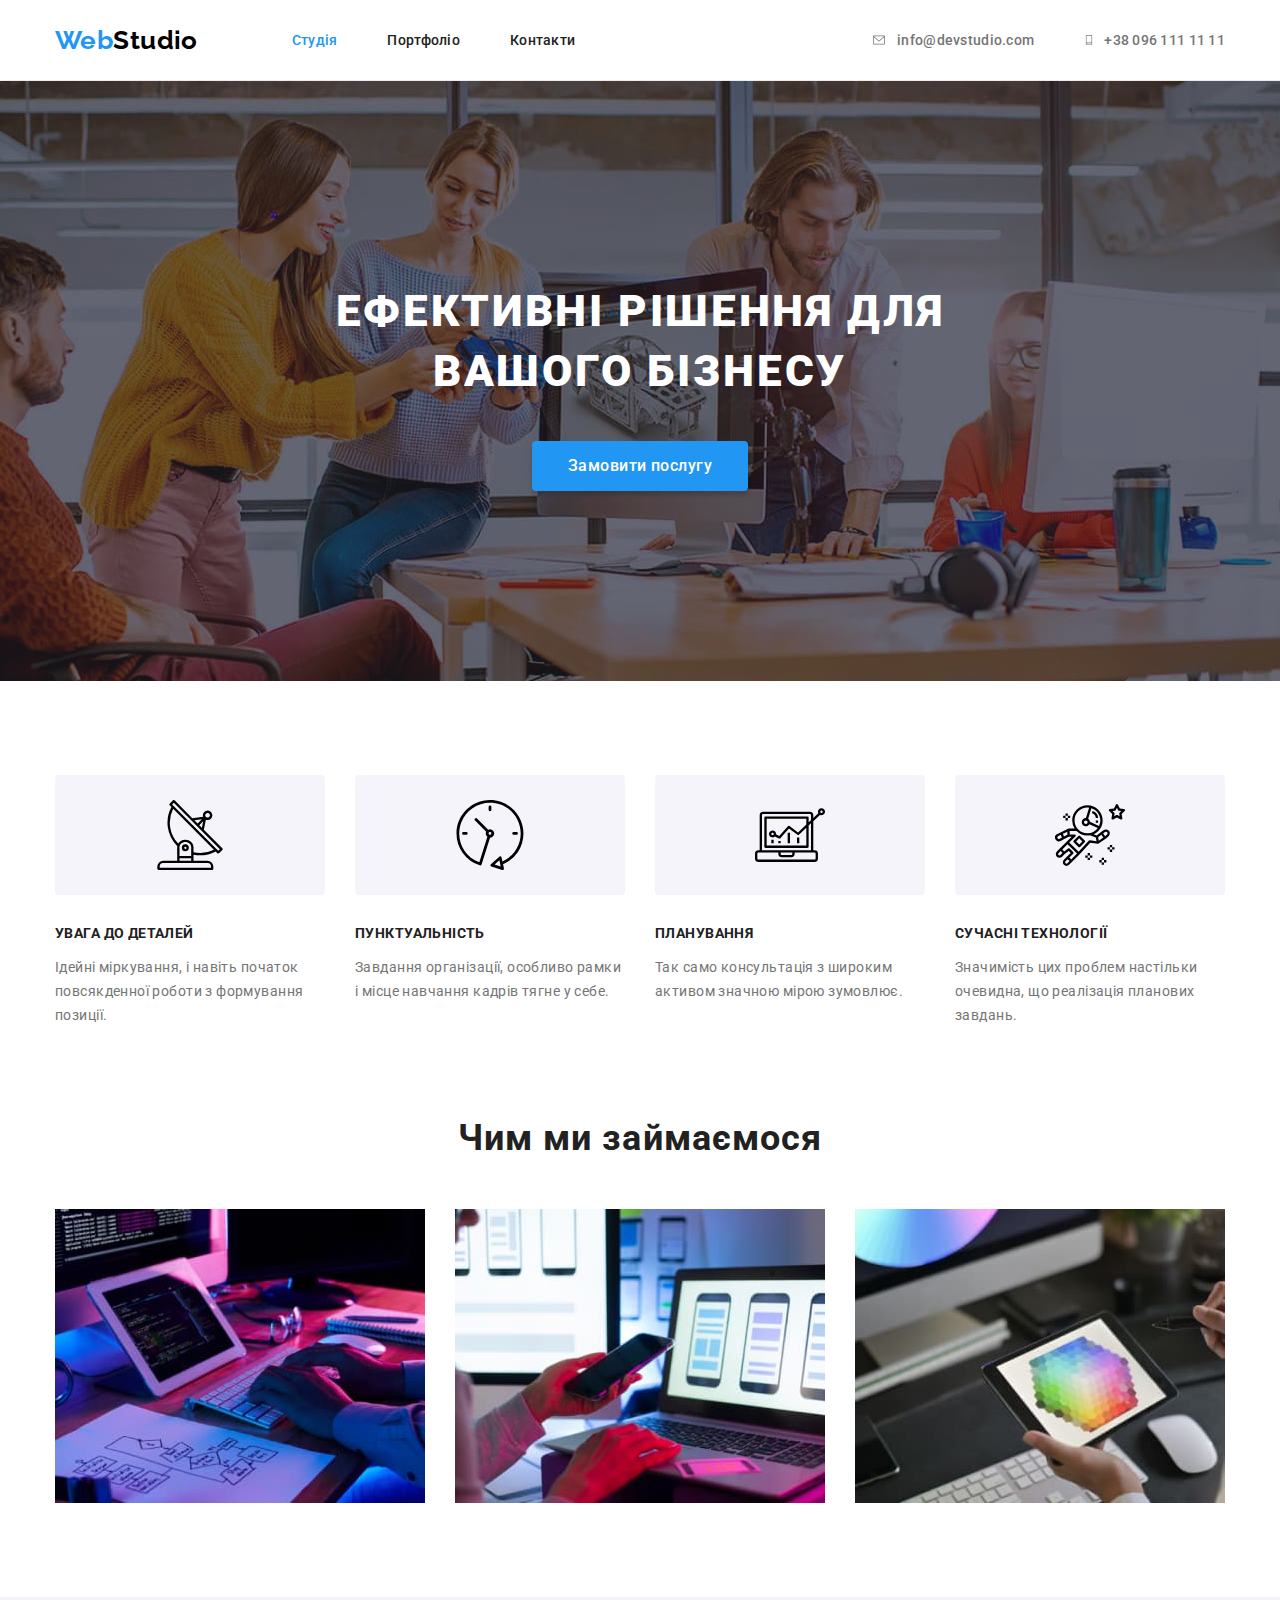
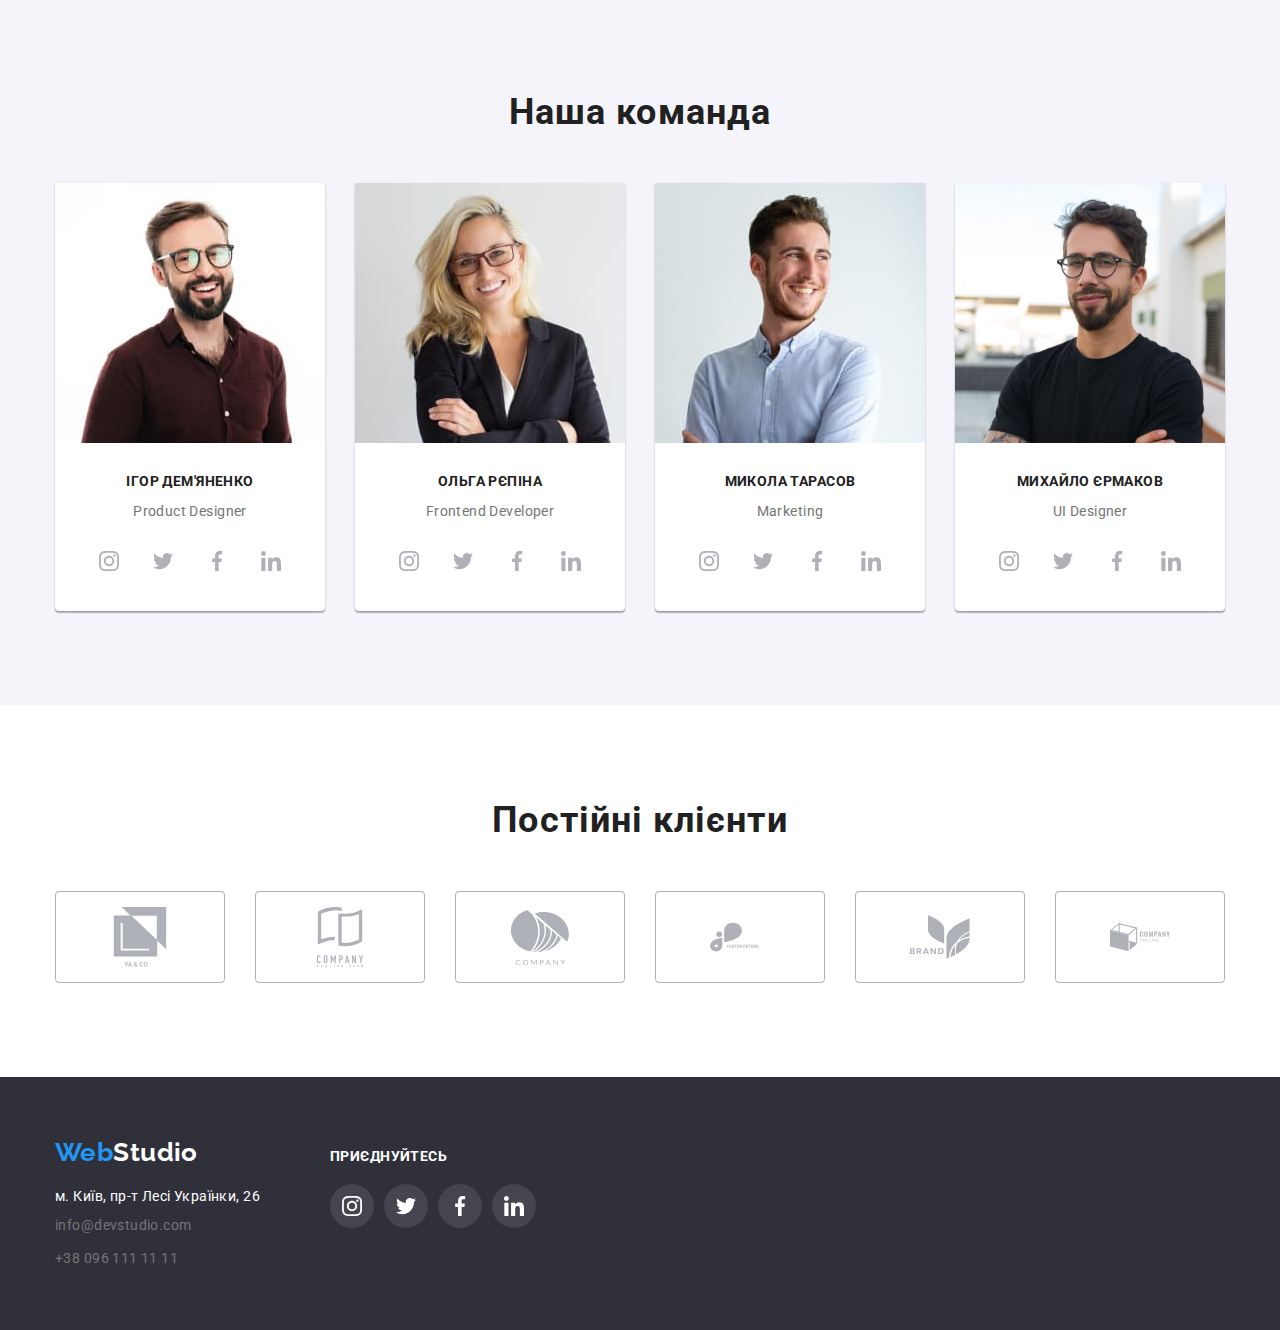
<file: index.html>
<!DOCTYPE html>
<html lang="uk">
  <head>
    <meta charset="UTF-8" />
    <meta http-equiv="X-UA-Compatible" content="IE=edge" />
    <meta name="viewport" content="width=device-width, initial-scale=1.0" />
    <title>Студія</title>
    <link
      href="https://fonts.googleapis.com/css2?family=Raleway:wght@700&family=Roboto:wght@400;500;700;900&display=swap"
      rel="stylesheet"
    />
    <link
      rel="stylesheet"
      href="https://cdnjs.cloudflare.com/ajax/libs/modern-normalize/1.0.0/modern-normalize.min.css"
    />
    <link rel="stylesheet" href="./css/style.css" />
  </head>
  <body>
    <!-- header -->
    <header class="header">
      <div class="container header-box">
        <nav class="header-nav">
          <a class="logo logo-header" href="./index.html"><span>Web</span>Studio</a>
          <ul class="nav-list">
            <li class="header-item">
              <a class="header-link current-page" href="./index.html">Студія</a>
            </li>
            <li class="header-item">
              <a class="header-link" href="./portfolio.html">Портфоліо</a>
            </li>
            <li class="header-item"><a class="header-link" href="#">Контакти</a></li>
          </ul>
        </nav>
        <ul class="header-list">
          <li class="header-item">
            <a class="header-contact" href="mailto:info@devstudio.com">
              <svg class="header-contact-icon" width="16" height="12">
                <use href="./images/icons.svg#mail"></use>
              </svg>
              info@devstudio.com</a
            >
          </li>
          <li class="header-item">
            <a class="header-contact" href="tel:+380961111111">
              <svg class="header-contact-icon" width="10" height="16">
                <use href="./images/icons.svg#phone"></use>
              </svg>
              +38 096 111 11 11</a
            >
          </li>
        </ul>
      </div>
    </header>

    <main>
      <!-- section 1 -->
      <section class="main-section overlay">
        <div class="container">
          <h1 class="main-header">Ефективні рішення для вашого бізнесу</h1>
          <button class="accent-button" type="button">Замовити послугу</button>
        </div>
      </section>
      <!-- section 2 -->
      <section class="section">
        <div class="container">
          <h2 class="visually-hidden">Наші особливості</h2>
          <ul class="section-list image-box">
            <li class="section-item">
              <div class="section-icon-box">
                <svg class="section-icon" width="70px" height="70px">
                  <use href="./images/icons.svg#antenna"></use>
                </svg>
              </div>

              <h3 class="item-header">Увага до деталей</h3>
              <p class="item-text">
                Ідейні міркування, і навіть початок повсякденної роботи з формування позиції.
              </p>
            </li>
            <li class="section-item">
              <div class="section-icon-box">
                <svg class="section-icon" width="70px" height="70px">
                  <use href="./images/icons.svg#clock"></use>
                </svg>
              </div>
              <h3 class="item-header">Пунктуальність</h3>
              <p class="item-text">
                Завдання організації, особливо рамки і місце навчання кадрів тягне у себе.
              </p>
            </li>
            <li class="section-item">
              <div class="section-icon-box">
                <svg class="section-icon" width="70px" height="70px">
                  <use href="./images/icons.svg#diagram"></use>
                </svg>
              </div>
              <h3 class="item-header">Планування</h3>
              <p class="item-text">
                Так само консультація з широким активом значною мірою зумовлює.
              </p>
            </li>
            <li class="section-item">
              <div class="section-icon-box">
                <svg class="section-icon" width="70px" height="70px">
                  <use href="./images/icons.svg#astronaut"></use>
                </svg>
              </div>
              <h3 class="item-header">Сучасні технології</h3>
              <p class="item-text">
                Значимість цих проблем настільки очевидна, що реалізація планових завдань.
              </p>
            </li>
          </ul>
        </div>
      </section>
      <!-- section 3 -->
      <section class="section image-section">
        <div class="container">
          <h2 class="section-header">Чим ми займаємося</h2>
          <ul class="section-list image-box">
            <li class="section-image-item">
              <img
                class="section-image"
                src="./images/aboutUs/img1.jpg"
                alt="людина працює на комп'ютері"
                width="370"
              />
            </li>
            <li class="section-image-item">
              <img
                class="section-image"
                src="./images/aboutUs/img2.jpg"
                alt="людина працює на телефоні"
                width="370"
              />
            </li>
            <li class="section-image-item">
              <img
                class="section-image"
                src="./images/aboutUs/img3.jpg"
                alt="людина працює на планшеті"
                width="370"
              />
            </li>
          </ul>
        </div>
      </section>
      <!-- section 4 -->
      <section class="section team-section">
        <div class="container">
          <h2 class="section-header">Наша команда</h2>
          <ul class="section-list image-box">
            <li class="section-item item-box">
              <img class="section-image" src="./images/ourTeam/ihor.jpg" alt="Ігор" width="270" />
              <div class="text-box">
                <h3 class="item-header">Ігор Дем'яненко</h3>
                <p class="item-subtitle">Product Designer</p>
                <!-- icons -->
                <ul class="socials">
                  <li class="socials-item">
                    <a
                      class="socials-link"
                      href="https://www.instagram.com/"
                      target="_blank"
                      aria-label="instagram"
                      rel="noopener noreferrer"
                    >
                      <svg class="socials-icon" width="20" height="20">
                        <use href="./images/icons.svg#instagram"></use>
                      </svg>
                    </a>
                  </li>
                  <li class="socials-item">
                    <a
                      class="socials-link"
                      href="https://twitter.com/"
                      target="_blank"
                      aria-label="twitter"
                      rel="noopener noreferrer"
                    >
                      <svg class="socials-icon" width="20" height="20">
                        <use href="./images/icons.svg#twitter"></use>
                      </svg>
                    </a>
                  </li>
                  <li class="socials-item">
                    <a
                      class="socials-link"
                      href="https://www.facebook.com/"
                      target="_blank"
                      aria-label="facebook"
                      rel="noopener noreferrer"
                    >
                      <svg class="socials-icon" width="20" height="20">
                        <use href="./images/icons.svg#facebook"></use>
                      </svg>
                    </a>
                  </li>
                  <li class="socials-item">
                    <a
                      class="socials-link"
                      href="https://www.linkedin.com/"
                      target="_blank"
                      aria-label="linkedin"
                      rel="noopener noreferrer"
                    >
                      <svg class="socials-icon" width="20" height="20">
                        <use href="./images/icons.svg#linkedin"></use>
                      </svg>
                    </a>
                  </li>
                </ul>
              </div>
            </li>
            <li class="section-item item-box">
              <img class="section-image" src="./images/ourTeam/olha.jpg" alt="Ольга" width="270" />
              <div class="text-box">
                <h3 class="item-header">Ольга Рєпіна</h3>
                <p class="item-subtitle">Frontend Developer</p>

                <ul class="socials">
                  <li class="socials-item">
                    <a
                      class="socials-link"
                      href="https://www.instagram.com/"
                      target="_blank"
                      aria-label="instagram"
                      rel="noopener noreferrer"
                    >
                      <svg class="socials-icon" width="20" height="20">
                        <use href="./images/icons.svg#instagram"></use>
                      </svg>
                    </a>
                  </li>
                  <li class="socials-item">
                    <a
                      class="socials-link"
                      href="https://twitter.com/"
                      target="_blank"
                      aria-label="twitter"
                      rel="noopener noreferrer"
                    >
                      <svg class="socials-icon" width="20" height="20">
                        <use href="./images/icons.svg#twitter"></use>
                      </svg>
                    </a>
                  </li>
                  <li class="socials-item">
                    <a
                      class="socials-link"
                      href="https://www.facebook.com/"
                      target="_blank"
                      aria-label="facebook"
                      rel="noopener noreferrer"
                    >
                      <svg class="socials-icon" width="20" height="20">
                        <use href="./images/icons.svg#facebook"></use>
                      </svg>
                    </a>
                  </li>
                  <li class="socials-item">
                    <a
                      class="socials-link"
                      href="https://www.linkedin.com/"
                      target="_blank"
                      aria-label="linkedin"
                      rel="noopener noreferrer"
                    >
                      <svg class="socials-icon" width="20" height="20">
                        <use href="./images/icons.svg#linkedin"></use>
                      </svg>
                    </a>
                  </li>
                </ul>
              </div>
            </li>
            <li class="section-item item-box">
              <img
                class="section-image"
                src="./images/ourTeam/mykola.jpg"
                alt="Микола"
                width="270"
              />
              <div class="text-box">
                <h3 class="item-header">Микола Тарасов</h3>
                <p class="item-subtitle">Marketing</p>

                <ul class="socials">
                  <li class="socials-item">
                    <a
                      class="socials-link"
                      href="https://www.instagram.com/"
                      target="_blank"
                      aria-label="instagram"
                      rel="noopener noreferrer"
                    >
                      <svg class="socials-icon" width="20" height="20">
                        <use href="./images/icons.svg#instagram"></use>
                      </svg>
                    </a>
                  </li>
                  <li class="socials-item">
                    <a
                      class="socials-link"
                      href="https://twitter.com/"
                      target="_blank"
                      aria-label="twitter"
                      rel="noopener noreferrer"
                    >
                      <svg class="socials-icon" width="20" height="20">
                        <use href="./images/icons.svg#twitter"></use>
                      </svg>
                    </a>
                  </li>
                  <li class="socials-item">
                    <a
                      class="socials-link"
                      href="https://www.facebook.com/"
                      target="_blank"
                      aria-label="facebook"
                      rel="noopener noreferrer"
                    >
                      <svg class="socials-icon" width="20" height="20">
                        <use href="./images/icons.svg#facebook"></use>
                      </svg>
                    </a>
                  </li>
                  <li class="socials-item">
                    <a
                      class="socials-link"
                      href="https://www.linkedin.com/"
                      target="_blank"
                      aria-label="linkedin"
                      rel="noopener noreferrer"
                    >
                      <svg class="socials-icon" width="20" height="20">
                        <use href="./images/icons.svg#linkedin"></use>
                      </svg>
                    </a>
                  </li>
                </ul>
              </div>
            </li>
            <li class="section-item item-box">
              <img
                class="section-image"
                src="./images/ourTeam/myhailo.jpg"
                alt="Михайло"
                width="270"
              />
              <div class="text-box">
                <h3 class="item-header">Михайло Єрмаков</h3>
                <p class="item-subtitle">UI Designer</p>

                <ul class="socials">
                  <li class="socials-item">
                    <a
                      class="socials-link"
                      href="https://www.instagram.com/"
                      target="_blank"
                      aria-label="instagram"
                      rel="noopener noreferrer"
                    >
                      <svg class="socials-icon" width="20" height="20">
                        <use href="./images/icons.svg#instagram"></use>
                      </svg>
                    </a>
                  </li>
                  <li class="socials-item">
                    <a
                      class="socials-link"
                      href="https://twitter.com/"
                      target="_blank"
                      aria-label="twitter"
                      rel="noopener noreferrer"
                    >
                      <svg class="socials-icon" width="20" height="20">
                        <use href="./images/icons.svg#twitter"></use>
                      </svg>
                    </a>
                  </li>
                  <li class="socials-item">
                    <a
                      class="socials-link"
                      href="https://www.facebook.com/"
                      target="_blank"
                      aria-label="facebook"
                      rel="noopener noreferrer"
                    >
                      <svg class="socials-icon" width="20" height="20">
                        <use href="./images/icons.svg#facebook"></use>
                      </svg>
                    </a>
                  </li>
                  <li class="socials-item">
                    <a
                      class="socials-link"
                      href="https://www.linkedin.com/"
                      target="_blank"
                      aria-label="linkedin"
                      rel="noopener noreferrer"
                    >
                      <svg class="socials-icon" width="20" height="20">
                        <use href="./images/icons.svg#linkedin"></use>
                      </svg>
                    </a>
                  </li>
                </ul>
              </div>
            </li>
          </ul>
        </div>
      </section>
      <!-- section 5 -->
      <section class="section">
        <div class="container">
          <h2 class="section-header">Постійні клієнти</h2>
          <ul class="section-list">
            <li class="client-item">
              <a class="client-link" href="">
                <svg class="client-icon" width="106" height="60">
                  <use class="" href="./images/icons.svg#group-1"></use>
                </svg>
              </a>
            </li>
            <li class="client-item">
              <a class="client-link" href="#" >
                <svg class="client-icon" width="106" height="60">
                  <use class="" href="./images/icons.svg#group-2"></use>
                </svg>
              </a>
            </li>
            <li class="client-item">
              <a class="client-link" href="#">
                <svg class="client-icon" width="106" height="60">
                  <use class="" href="./images/icons.svg#group-3"></use>
                </svg>
              </a>
            </li>
            <li class="client-item">
              <a class="client-link" href="#">
                <svg class="client-icon" width="106" height="60">
                  <use class="" href="./images/icons.svg#group-4"></use>
                </svg>
              </a>
            </li>
            <li class="client-item">
              <a class="client-link" href="#">
                <svg class="client-icon" width="106" height="60">
                  <use class="" href="./images/icons.svg#group-5"></use>
                </svg>
              </a>
            </li>
            <li class="client-item">
              <a class="client-link" href="#">
                <svg class="client-icon" width="106" height="60">
                  <use class="" href="./images/icons.svg#group-6"></use>
                </svg>
              </a>
            </li>
          </ul>
        </div>
      </section>
    </main>

    <!-- footer -->
    <footer class="footer">
      <div class="container logo-wraper">
        <div class="">
          <a class="logo logo-footer" href="#"><span>Web</span>Studio</a>
          <address class="address">
            <ul class="footer-list">
              <li class="footer-item">
                <a
                  class="footer-header"
                  href="https://goo.gl/maps/QE7qxqaoZU5Wftew7"
                  target="_blank"
                  rel="noopener noreferrer"
                  >м. Київ, пр-т Лесі Українки, 26</a
                >
              </li>
              <li class="footer-item">
                <a class="footer-text" href="mailto:info@devstudio.com">info@devstudio.com</a>
              </li>
              <li class="footer-item">
                <a class="footer-text" href="tel:+380961111111">+38 096 111 11 11</a>
              </li>
            </ul>
          </address>
        </div>
        <div class="footer-socials">
          <p class="footer-socials-heading">приєднуйтесь</p>
          <ul class="socials">
            <li class="socials-item">
              <a
                class="socials-link"
                href="https://www.instagram.com/"
                target="_blank"
                aria-label="instagram"
                rel="noopener noreferrer"
              >
                <svg class="socials-icon" width="20" height="20">
                  <use href="./images/icons.svg#instagram"></use>
                </svg>
              </a>
            </li>
            <li class="socials-item">
              <a
                class="socials-link"
                href="https://twitter.com/"
                target="_blank"
                aria-label="twitter"
                rel="noopener noreferrer"
              >
                <svg class="socials-icon" width="20" height="20">
                  <use href="./images/icons.svg#twitter"></use>
                </svg>
              </a>
            </li>
            <li class="socials-item">
              <a
                class="socials-link"
                href="https://www.facebook.com/"
                target="_blank"
                aria-label="facebook"
                rel="noopener noreferrer"
              >
                <svg class="socials-icon" width="20" height="20">
                  <use href="./images/icons.svg#facebook"></use>
                </svg>
              </a>
            </li>
            <li class="socials-item">
              <a
                class="socials-link"
                href="https://www.linkedin.com/"
                target="_blank"
                aria-label="linkedin"
                rel="noopener noreferrer"
              >
                <svg class="socials-icon" width="20" height="20">
                  <use href="./images/icons.svg#linkedin"></use>
                </svg>
              </a>
            </li>
          </ul>
        </div>
      </div>
    </footer>
  </body>
</html>
</file>
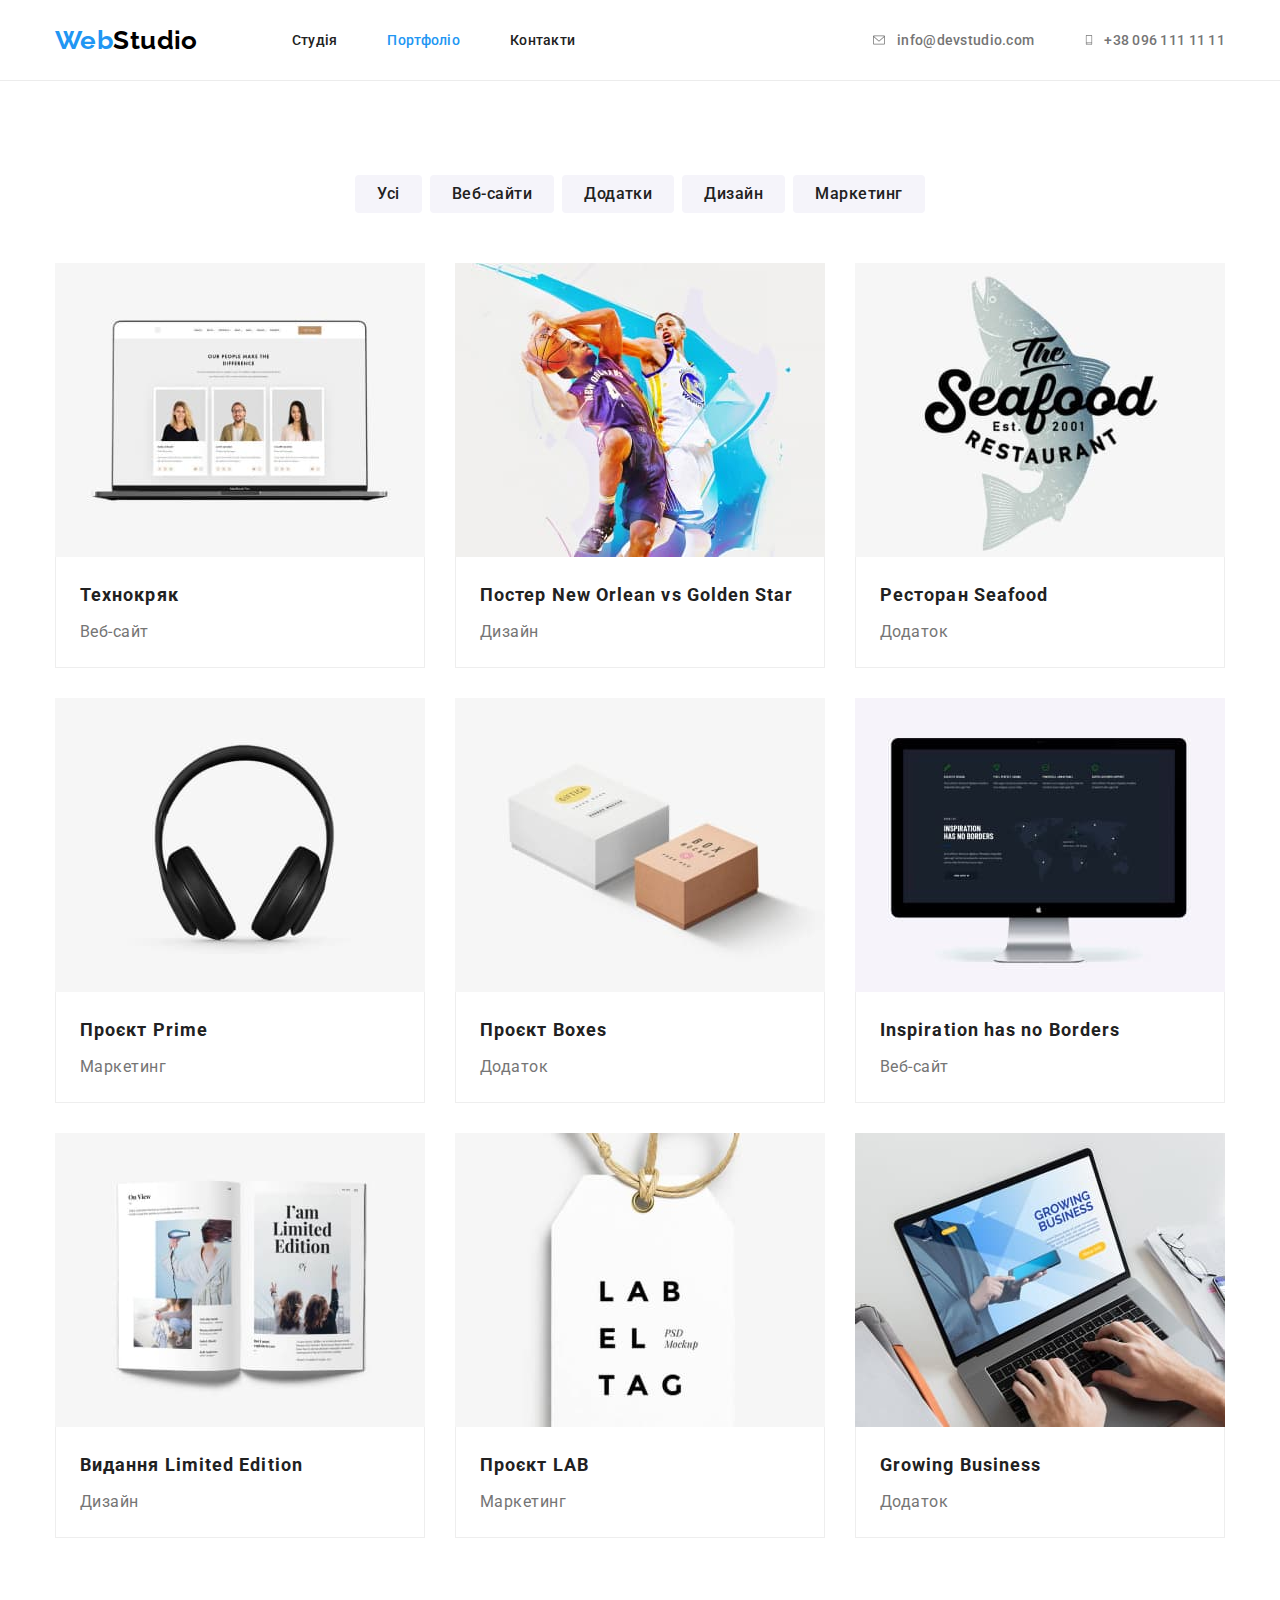
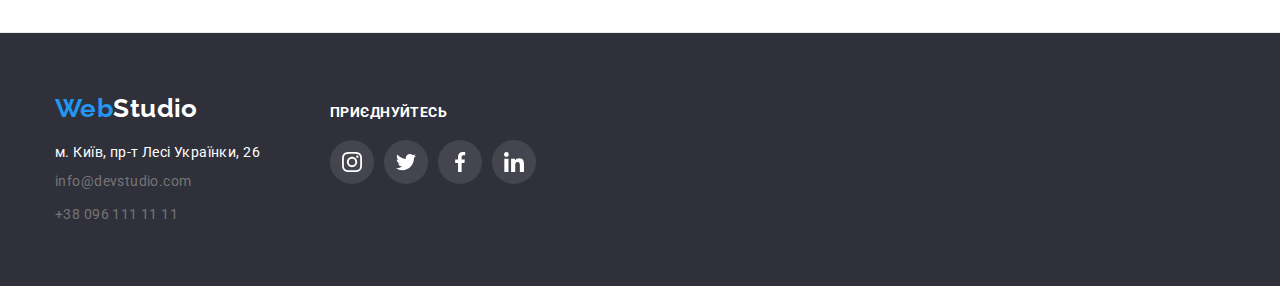
<file: portfolio.html>
<!DOCTYPE html>
<html lang="uk">
  <head>
    <meta charset="UTF-8" />
    <meta http-equiv="X-UA-Compatible" content="IE=edge" />
    <meta name="viewport" content="width=device-width, initial-scale=1.0" />
    <title>Студія</title>
    <link
      href="https://fonts.googleapis.com/css2?family=Raleway:wght@700&family=Roboto:wght@400;500;700;900&display=swap"
      rel="stylesheet"
    />
    <link
      rel="stylesheet"
      href="https://cdnjs.cloudflare.com/ajax/libs/modern-normalize/1.0.0/modern-normalize.min.css"
    />
    <link rel="stylesheet" href="./css/style.css" />
  </head>

  <body>
    <!-- header -->
    <header class="header">
      <div class="container header-box">
        <nav class="header-nav">
          <a class="logo logo-header" href="./index.html"><span>Web</span>Studio</a>
          <ul class="nav-list">
            <li class="header-item">
              <a class="header-link" href="./index.html">Студія</a>
            </li>
            <li class="header-item">
              <a class="header-link current-page" href="./portfolio.html">Портфоліо</a>
            </li>
            <li class="header-item"><a class="header-link" href="#">Контакти</a></li>
          </ul>
        </nav>
        <ul class="header-list">
          <li class="header-item">
            <a class="header-contact" href="mailto:info@devstudio.com">
              <svg class="header-contact-icon" width="16" height="12">
                <use href="./images/icons.svg#mail"></use>
              </svg>
              info@devstudio.com</a
            >
          </li>
          <li class="header-item">
            <a class="header-contact" href="tel:+380961111111">
              <svg class="header-contact-icon" width="10" height="16">
                <use href="./images/icons.svg#phone"></use>
              </svg>
              +38 096 111 11 11</a
            >
          </li>
        </ul>
      </div>
    </header>
    <!-- main -->
    <main>
      <section class="section header">
        <div class="container">
          <h1 class="visually-hidden">Portfolio</h1>
          <ul class="button-list">
            <li class="button-item">
              <button class="button button-box" type="button">Усі</button>
            </li>
            <li class="button-item">
              <button class="button button-box" type="button">Веб-сайти</button>
            </li>
            <li class="button-item">
              <button class="button button-box" type="button">Додатки</button>
            </li>
            <li class="button-item">
              <button class="button button-box" type="button">Дизайн</button>
            </li>
            <li class="button-item">
              <button class="button button-box" type="button">Маркетинг</button>
            </li>
          </ul>
          <!-- карточки -->
          <ul class="card-list">
            <li class="card-item">
              <a class="card-link" href="#">
                <img
                  class="card-image"
                  src="./images/portfolio/technocriack.jpg"
                  alt="ноутбук с изображением сайта"
                  width="370"
                  height="294"
                />
                <div class="card-box">
                  <h2 class="card-header">Технокряк</h2>
                  <p class="card-text">Веб-сайт</p>
                </div>
              </a>
            </li>
            <li class="card-item">
              <a class="card-link" href="#">
                <img
                  class="card-image"
                  src="./images/portfolio/golden-star.jpg"
                  alt="два баскетболиста"
                  width="370"
                  height="294"
                />
                <div class="card-box">
                  <h2 class="card-header">Постер New Orlean vs Golden Star</h2>
                  <p class="card-text">Дизайн</p>
                </div>
              </a>
            </li>
            <li class="card-item">
              <a class="card-link" href="#">
                <img
                  class="card-image"
                  src="./images/portfolio/sea-food.jpg"
                  alt="ресторан морской еды"
                  width="370"
                  height="294"
                />
                <div class="card-box">
                  <h2 class="card-header">Ресторан Seafood</h2>
                  <p class="card-text">Додаток</p>
                </div>
              </a>
            </li>
            <li class="card-item">
              <a class="card-link" href="#">
                <img
                  class="card-image"
                  src="./images/portfolio/prime.jpg"
                  alt="наушники"
                  width="370"
                  height="294"
                />
                <div class="card-box">
                  <h2 class="card-header">Проєкт Prime</h2>
                  <p class="card-text">Маркетинг</p>
                </div>
              </a>
            </li>
            <li class="card-item">
              <a class="card-link" href="#">
                <img
                  class="card-image"
                  src="./images/portfolio/boxes.jpg"
                  alt="белая и бежевая коробки"
                  width="370"
                  height="294"
                />
                <div class="card-box">
                  <h2 class="card-header">Проєкт Boxes</h2>
                  <p class="card-text">Додаток</p>
                </div>
              </a>
            </li>
            <li class="card-item">
              <a class="card-link" href="#">
                <img
                  class="card-image"
                  src="./images/portfolio/inspiration.jpg"
                  alt="монитор с изображением карты мира"
                  width="370"
                  height="294"
                />
                <div class="card-box">
                  <h2 class="card-header">Inspiration has no Borders</h2>
                  <p class="card-text">Веб-сайт</p>
                </div>
              </a>
            </li>
            <li class="card-item">
              <a class="card-link" href="#">
                <img
                  class="card-image"
                  src="./images/portfolio/limited.jpg"
                  alt="журнал с публикациями"
                  width="370"
                  height="294"
                />
                <div class="card-box">
                  <h2 class="card-header">Видання Limited Edition</h2>
                  <p class="card-text">Дизайн</p>
                </div>
              </a>
            </li>
            <li class="card-item">
              <a class="card-link" href="#">
                <img
                  class="card-image"
                  src="./images/portfolio/lab.jpg"
                  alt="бирка с надписью"
                  width="370"
                  height="294"
                />
                <div class="card-box">
                  <h2 class="card-header">Проєкт LAB</h2>
                  <p class="card-text">Маркетинг</p>
                </div>
              </a>
            </li>
            <li class="card-item">
              <a class="card-link" href="#">
                <img
                  class="card-image"
                  src="./images/portfolio/growing.jpg"
                  alt="человек печатает на ноутбуке"
                  width="370"
                  height="294"
                />
                <div class="card-box">
                  <h2 class="card-header">Growing Business</h2>
                  <p class="card-text">Додаток</p>
                </div>
              </a>
            </li>
          </ul>
        </div>
      </section>
    </main>
    <!-- footer -->
    <footer class="footer">
      <div class="container logo-wraper">
        <div class="">
          <a class="logo logo-footer" href="#"><span>Web</span>Studio</a>
          <address class="address">
            <ul class="footer-list">
              <li class="footer-item">
                <a
                  class="footer-header"
                  href="https://goo.gl/maps/QE7qxqaoZU5Wftew7"
                  target="_blank"
                  rel="noopener noreferrer"
                  >м. Київ, пр-т Лесі Українки, 26</a
                >
              </li>
              <li class="footer-item">
                <a class="footer-text" href="mailto:info@devstudio.com">info@devstudio.com</a>
              </li>
              <li class="footer-item">
                <a class="footer-text" href="tel:+380961111111">+38 096 111 11 11</a>
              </li>
            </ul>
          </address>
        </div>
        <div class="footer-socials">
          <p class="footer-socials-heading">приєднуйтесь</p>
          <ul class="socials">
            <li class="socials-item">
              <a
                class="socials-link"
                href="https://www.instagram.com/"
                target="_blank"
                aria-label="instagram"
                rel="noopener noreferrer"
              >
                <svg class="socials-icon" width="20" height="20">
                  <use href="./images/icons.svg#instagram"></use>
                </svg>
              </a>
            </li>
            <li class="socials-item">
              <a
                class="socials-link"
                href="https://twitter.com/"
                target="_blank"
                aria-label="twitter"
                rel="noopener noreferrer"
              >
                <svg class="socials-icon" width="20" height="20">
                  <use href="./images/icons.svg#twitter"></use>
                </svg>
              </a>
            </li>
            <li class="socials-item">
              <a
                class="socials-link"
                href="https://www.facebook.com/"
                target="_blank"
                aria-label="facebook"
                rel="noopener noreferrer"
              >
                <svg class="socials-icon" width="20" height="20">
                  <use href="./images/icons.svg#facebook"></use>
                </svg>
              </a>
            </li>
            <li class="socials-item">
              <a
                class="socials-link"
                href="https://www.linkedin.com/"
                target="_blank"
                aria-label="linkedin"
                rel="noopener noreferrer"
              >
                <svg class="socials-icon" width="20" height="20">
                  <use href="./images/icons.svg#linkedin"></use>
                </svg>
              </a>
            </li>
          </ul>
        </div>
      </div>
    </footer>
  </body>
</html>
</file>
<file: css/style.css>
:root {
  --logo-main-color: #000000;
  --accent-color: #2196f3;
  --button-active: #188ce8;
  --main-text-color: #212121;
  --secondary-text-color: #757575;
  --address-color: rgba(255, 255, 255, 0.6);
  --main-header-color: #ffffff;
  --background-dark-color: #2f303a;
  --team-background: #f5f4fa;
  --socials-icon-color: #AFB1B8;
  --main-header-bgc: #C4C4C4;
}

body {
  font-size: 14px;
  font-family: 'Roboto', sans-serif;
  letter-spacing: 0.03em;
  color: var(--primary-text-color);
  background-color: var(--primary-white-color);
}

ul {
  margin: 0;
  padding: 0;
}
.container {
  width: 1200px;
  margin: 0 auto;
  padding: 0 15px;
}
a {
  text-decoration: none;
}
img {
  display: block;
  max-width: 100%;
  height: auto;
}
li {
  list-style: none;
}

  /* main */

.header {
  border-bottom: 1px solid #ececec;
}
.header-nav {
  display: flex;
  align-items: center;
}
.logo {
  font-family: 'Raleway';
  font-style: normal;
  font-weight: 700;
  font-size: 26px;
  line-height: calc(31 / 26);
  letter-spacing: 0, 03em;
  color: var(--logo-main-color);
}
.logo span {
  color: var(--accent-color);
}
.nav-list {
  display: flex;
  gap: 50px;
}

.header-list {
  display: flex;
  gap: 50px;
  align-items: center;
}

.header-item {
  font-family: 'Roboto';
  font-style: normal;
  font-weight: 500;
  line-height: calc(16 / 14);
  letter-spacing: 0.02em;
}

.header-link {
  color: var(--main-text-color);
  display: inline-block;
  padding: 32px 0;
}
.current-page {
  color: var(--accent-color);
}

.header-link:hover,
.header-link:focus,
.header-contact:hover,
.header-contact:focus,
.footer-header:hover,
.footer-header:focus,
.footer-text:hover,
.footer-text:focus {
  color: var(--accent-color);
}
.header-box {
  display: flex;
  align-items: center;
  justify-content: space-between;
}
.header-contact {
  display: flex;
  align-items: center;
  gap: 10px;
  color: var(--secondary-text-color);

}
.header-contact-icon{
  fill: currentColor;
}
/*  section 2 */
.main-section {
  background-color: var(--background-dark-color);
  padding-top: 200px ;
  padding-bottom: 200px ;
}
.overlay{
  display: flex;
  margin-left: auto;
  margin-right: auto;
  max-width: 1600px;
  max-height: 600px;
  background-image: linear-gradient(to right, rgba(47, 48, 58, 0.4), rgba(47, 48, 58, 0.4)), url(../images/overlay.jpg);
  background-size: cover;
  background-position: center;
  background-repeat: no-repeat;
  background-color: var(--main-header-bgc);
}
.main-header {
  font-weight: 900;
  font-size: 44px;
  line-height: calc(60 / 44);
  text-align: center;
  letter-spacing: 0.06em;
  text-transform: uppercase;
  color: var(--main-header-color);
  width: 700px;
  margin: 0 auto 40px auto;
}

.button {
  height: 38px;
  font-weight: 500;
  font-size: 16px;
  line-height: calc(26 / 16);
  text-align: center;
  letter-spacing: 0.03em;
  color: var(--main-text-color);
  border: none;
  background: var(--team-background);
  border-radius: 4px;
}

.button:hover,
.button:focus {
  background: #2196f3;
  box-shadow: 0px 3px 1px rgba(0, 0, 0, 0.1), 0px 1px 2px rgba(0, 0, 0, 0.08),
    0px 2px 2px rgba(0, 0, 0, 0.12);
  border-radius: 4px;
  cursor: pointer;
  color: var(--main-header-color);
}
.accent-button {
  display: block;
  height: 38px;
  font-weight: 500;
  font-size: 16px;
  line-height: calc(26 / 16);
  text-align: center;
  letter-spacing: 0.03em;
  color: var(--main-header-color);
  background: var(--accent-color);
  width: 216px;
  height: 50px;
  margin-left: auto;
  margin-right: auto;
  box-shadow: 0px 4px 4px rgba(0, 0, 0, 0.15);
  display: block;
  margin: 0 auto;
  border: none;
  cursor: pointer;
  border-radius: 4px;
}
.accent-button:hover,
.accent-button:focus {
  background: var(--button-active);
  box-shadow: 0px 4px 4px rgba(0, 0, 0, 0.15);
  border-radius: 4px;
}

.section {
  padding-top: 94px;
  padding-bottom: 94px;
}

.visually-hidden {
  position: absolute;
  width: 1px;
  height: 1px;
  margin: -1px;
  border: 0;
  padding: 0;

  white-space: nowrap;
  clip-path: inset(100%);
  clip: rect(0 0 0 0);
  overflow: hidden;
}

.section-icon-box{
  background: #F5F4FA;
  border-radius: 4px;
  width: 100%;
  height: 120px;
  display: flex;
  justify-content: center;
  align-items: center;
  margin-bottom: 30px;
}


.section-list {
  display: flex;
  gap: 30px;
}

.section-item {
  width: 270px;
  height: 248px;
}

.section-icon{
  background: #F5F4FA;
  border-radius: 4px;
}

.section-image-item {
  width: 370px;
}

.section-image {
  width: inherit;
}

.image-box {
  justify-content: center;
}

.item-header {
  font-weight: 700;
  font-size: 14px;
  line-height: calc(16 / 14);
  letter-spacing: 0.03em;
  text-transform: uppercase;
  color: var(--main-text-color);
  margin: 0;
}

.item-text{
  font-size: 14px;
  line-height: calc(24 / 14);
  letter-spacing: 0.03em;
  color: #757575;
  margin-bottom: 0;
}

.item-subtitle{
  font-size: 14px;
  line-height: calc(24 / 14);
  letter-spacing: 0.03em;
  color: #757575;
  margin-top: 10px;
  margin-bottom: 16px;
}

.section-header {
  font-weight: 700;
  font-size: 36px;
  line-height: calc(42 / 36);
  text-align: center;
  letter-spacing: 0.03em;
  color: var(--main-text-color);
  margin-bottom: 50px;
  margin-top: 0%;
}

.item-box {
  background: #ffffff;
  box-shadow: 0px 1px 3px rgba(0, 0, 0, 0.12), 0px 1px 1px rgba(0, 0, 0, 0.14), 0px 2px 1px rgba(0, 0, 0, 0.2);
  border-radius: 0px 0px 4px 4px;
  text-align: center;
  height: 428px;
}


.text-box {
  padding: 30px;

}
.image-section {
  padding-top: 0;
}
.team-section {
  background: #f5f4fa;
  width: 100%;
  height: 708px;
}
.footer {
  background-color: var(--background-dark-color);
  padding-top: 60px;
  padding-bottom: 60px;
}

.footer-header {
  font-style: normal;
  font-weight: 400;
  font-size: 14px;
  line-height: calc(16 / 14);
  letter-spacing: 0.03em;
  color: var(--main-header-color);
}
.footer-text {
  font-family: 'Roboto';
  font-style: normal;
  font-weight: 400;
  font-size: 14px;
  line-height: calc(24 / 14);
  letter-spacing: 0.03em;
  color: var(--secondary-text-color);
}

  /* portfolio */

.button-list {
  display: flex;
  justify-content: center;
  margin-bottom: 50px;
}
.button-item:not(:last-child) {
  margin-right: 8px;
}
.button-box {
  display: inline-block;
  padding: 6px 22px;
}
.card-list {
  width: inherit;
  display: flex;
  justify-content: center;
  flex-wrap: wrap;
  margin: -15px;
}

.card-item {
  margin: 15px;
  background: var(--main-header-color);
  width: 370px;
}
.card-link{
  display: block;
}

.card-link:hover,
.card-link:focus{
  box-shadow: 0px 1px 1px rgba(0, 0, 0, 0.12), 0px 4px 4px rgba(0, 0, 0, 0.06), 1px 4px 6px rgba(0, 0, 0, 0.16);
}

.card-header {
  font-weight: 700;
  line-height: calc(16 / 14);

  margin-top: 0;
}
.card-text {
  font-weight: 400;
  line-height: calc(19 / 16);
  letter-spacing: 0.03em;
  color: var(--secondary-text-color);
  margin-top: 0;
  margin-bottom: 0;
}
.card-box {
  padding: 20px 24px;
  border-left: 1px solid #eeeeee;
  border-bottom: 1px solid #eeeeee;
  border-right: 1px solid #eeeeee;
}

.card-header {
  color: #212121;
  margin-bottom: 0;
  font-size: 18px;
  line-height: calc(36 / 18);
  letter-spacing: 0.06em;
}

.card-text {
  margin-top: 4px;
  font-size: 16px;
  line-height: calc(30 / 16);
  letter-spacing: 0.03em;
}



.logo-header {
  margin-right: 94px;
}

.logo-wraper{
  display: flex;
  gap: 70px;
  align-items: baseline;
}

.logo-footer {
  color: var(--main-header-color);
}

.address {
  margin-top: 20px;
}
.footer-item:not(:last-child) {
  margin-bottom: 9px;
}

  /* socials */

.socials{
  display: flex;
  gap: 10px;
  justify-content: center;
}

.socials-item{

}

.socials-link{
  display: flex;
  align-items: center;
  justify-content: center;
  width: 44px;
  height: 44px;
  color: var(--socials-icon-color);
  background-color: var(--main-header-color);
  border-radius: 50px;
}

.socials-icon{
  fill: currentColor;
  
}

.socials-link:hover,
.socials-link:focus{
  color: var(--main-header-color);
  background-color: var(--accent-color);
}

.client-item{
  width: 170px;
  height: 92px;
}

.client-link{
  display: flex;
  justify-content: center;
  align-items: center;
  width: 100%;
  height: 100%;
  border: 1px solid var(--socials-icon-color);
  border-radius: 4px;
  color: var(--socials-icon-color);
  fill: var(--socials-icon-color);
}

.client-link:hover,
.client-link:focus{
  fill: var(--accent-color);
  border-color: var(--accent-color);
}

/* .footer-socials*/

.footer-socials {
  display: inline-block;
}

.footer-socials-heading {
  font-weight: 700;
  font-size: 14px;
  line-height: calc(16 / 14);
  letter-spacing: 0.03em;
  text-transform: uppercase;
  color: var(--main-header-color);
  margin-top: 0;
  margin-bottom: 20px;
}

.footer-socials .socials-link {
  color: var(--main-header-color);
  background-color: rgba(255, 255, 255, 0.1);
}

.footer-socials .socials-link:hover,
.footer-socials .socials-link:focus  {
  color: var(--main-header-color);
  background-color: var(--accent-color);
}
</file>
